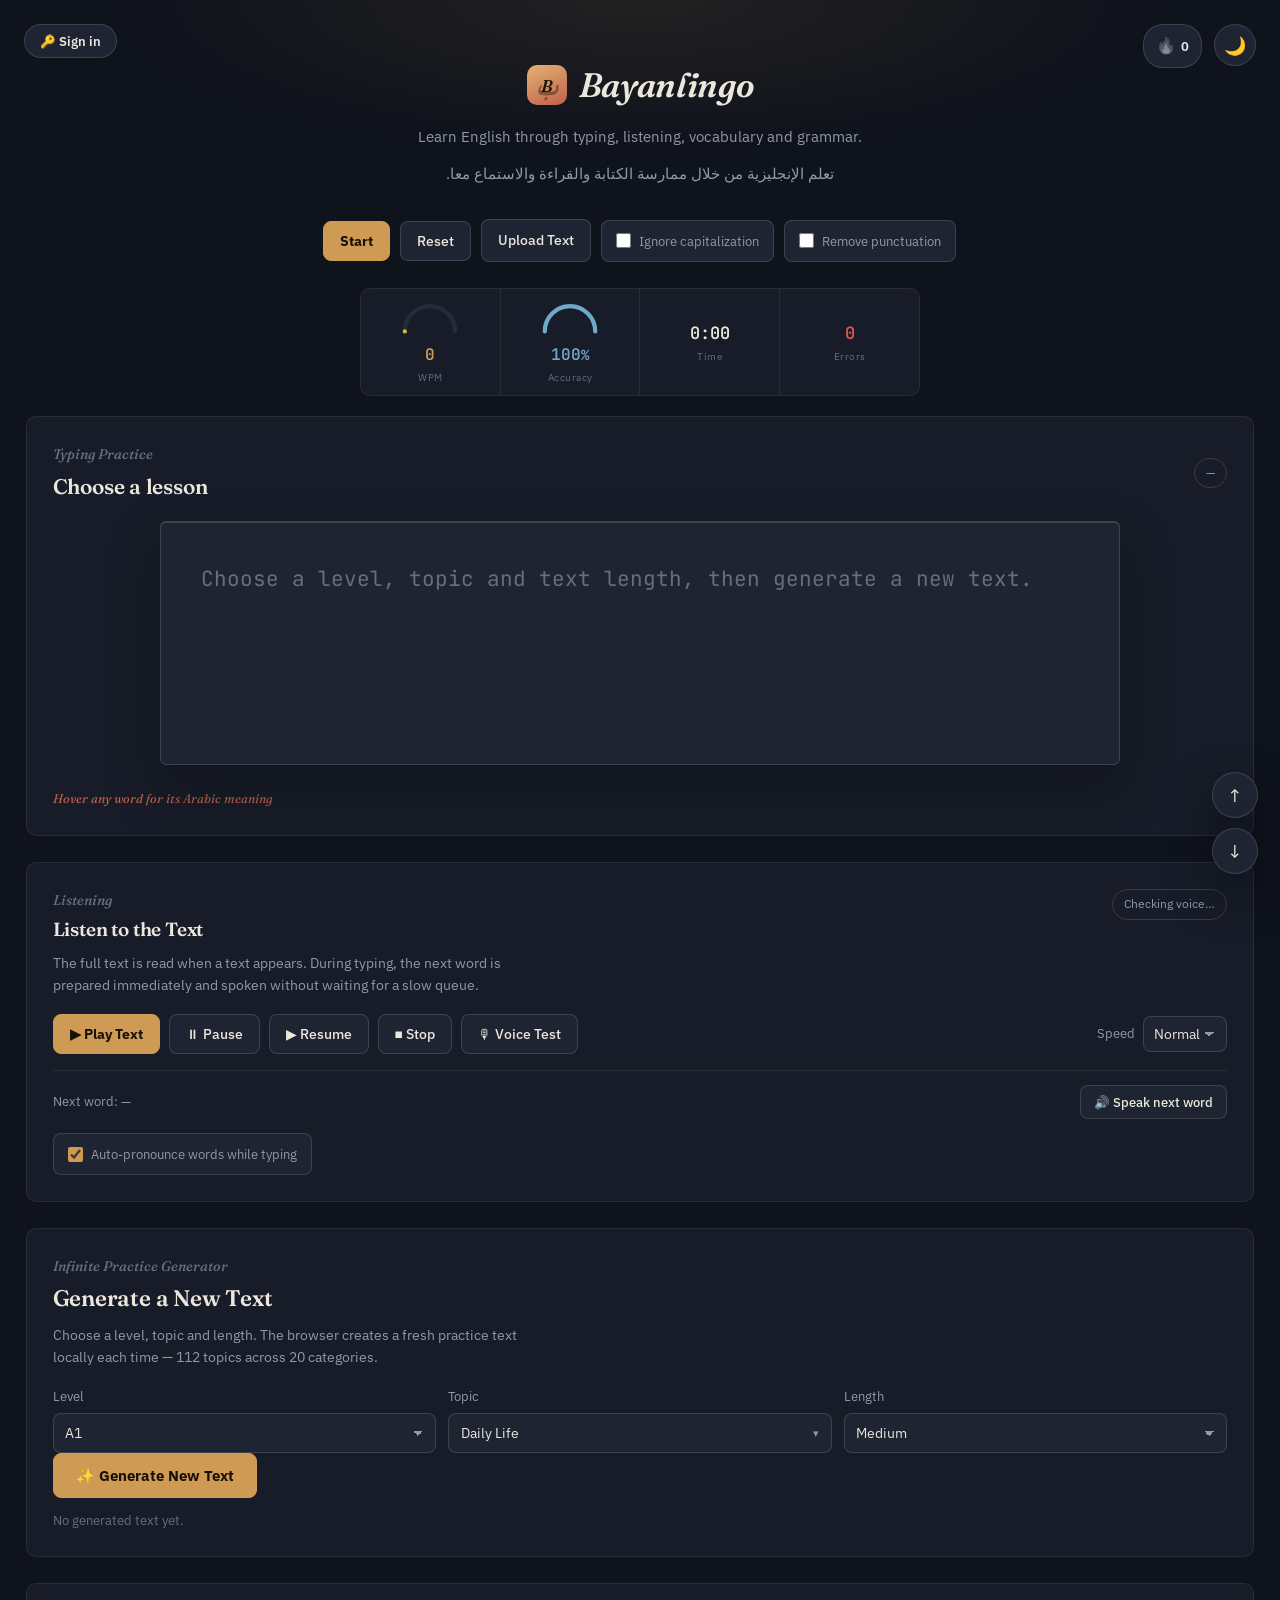
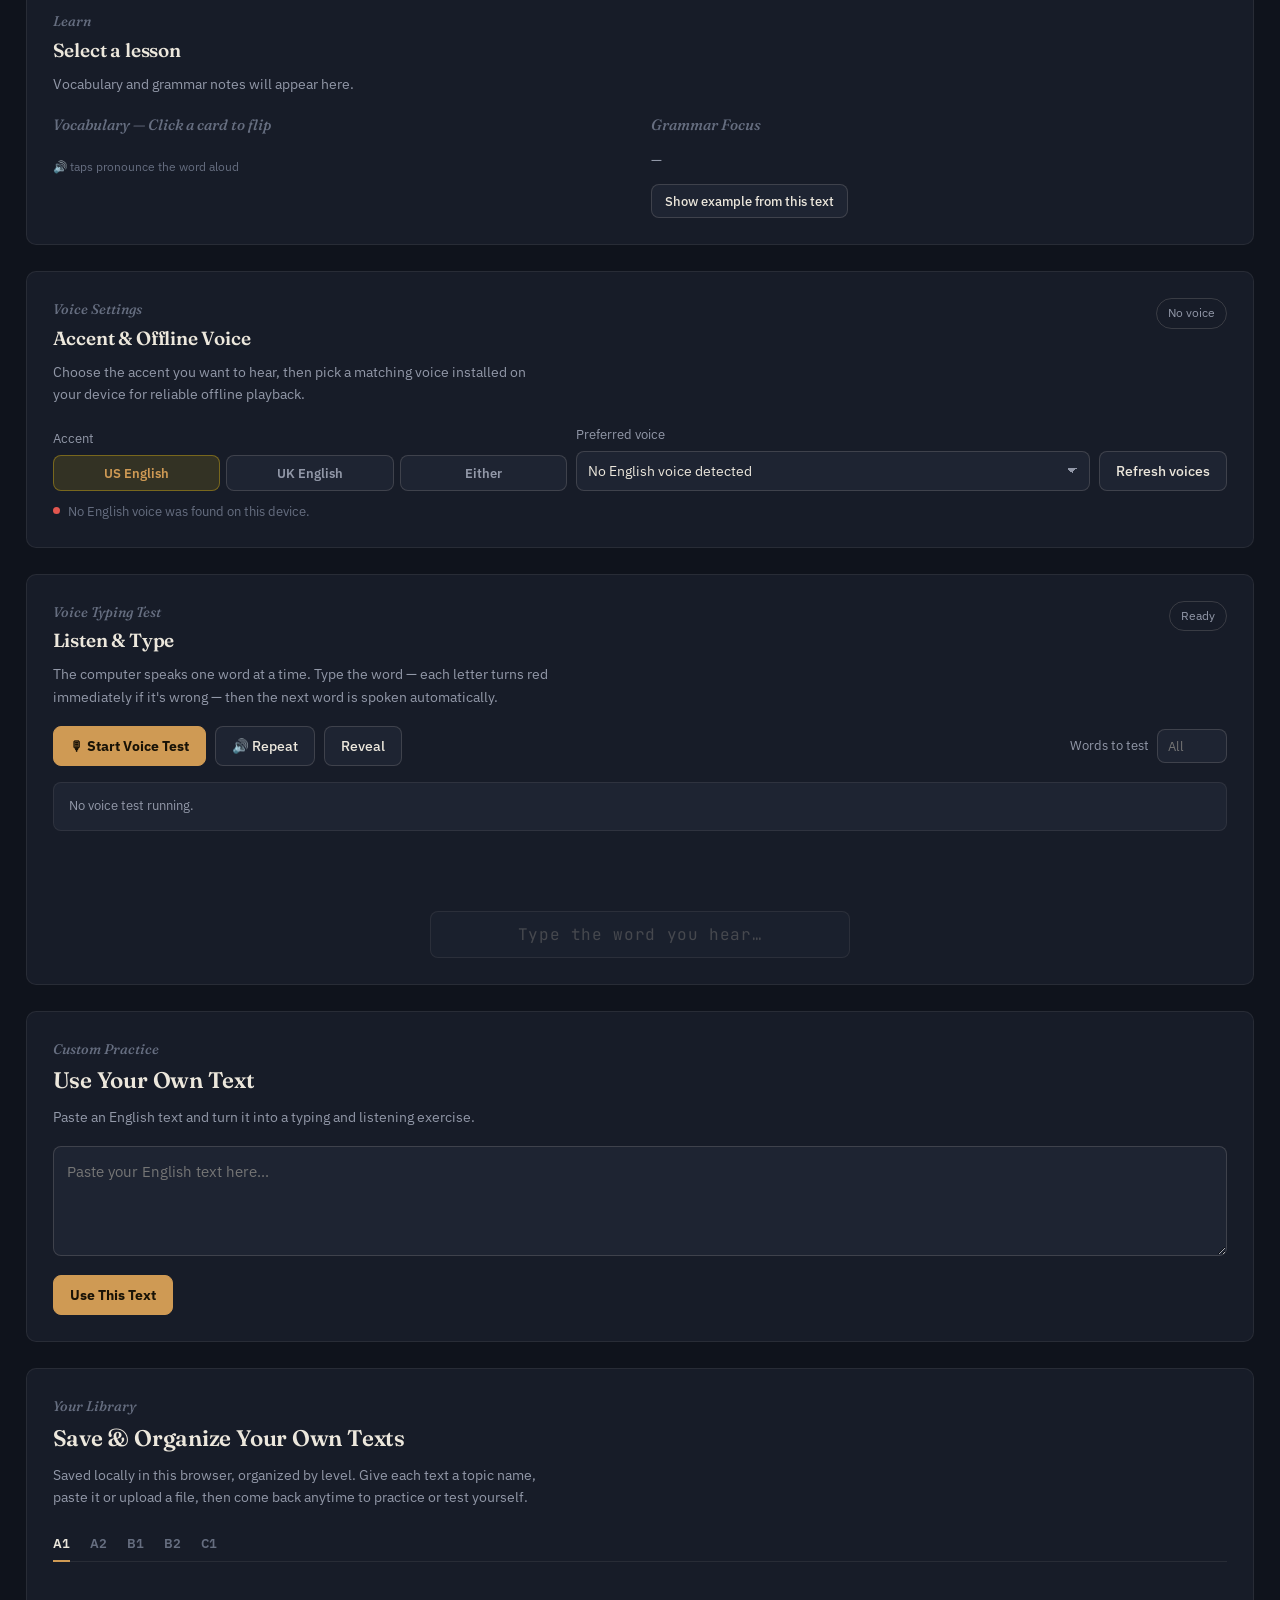
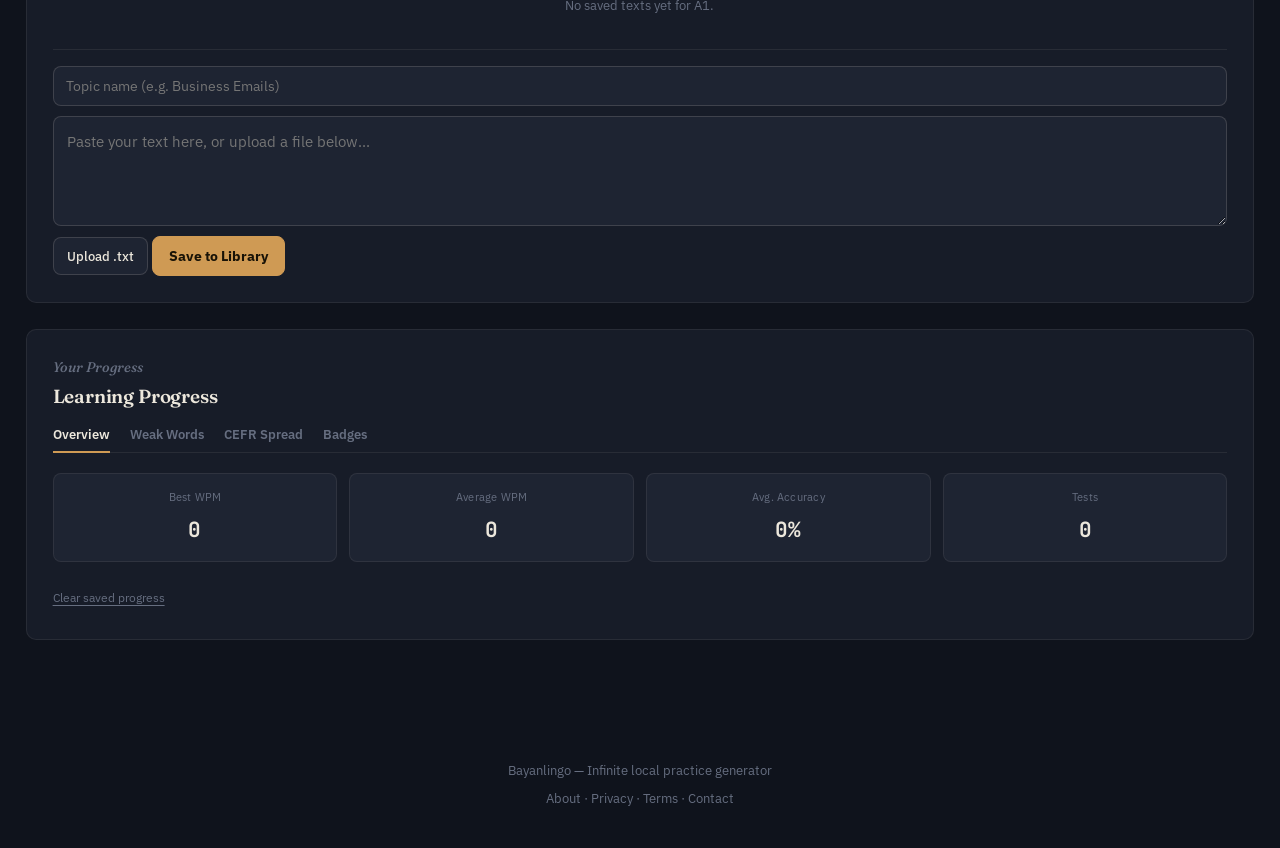
<file: index.html>
<!DOCTYPE html>
<html lang="en">
<head>
<meta charset="UTF-8">
<meta name="viewport" content="width=device-width, initial-scale=1.0, viewport-fit=cover">
<meta name="description" content="Bayanlingo: improve English reading, writing, listening, vocabulary and grammar with CEFR-based practice, voice exercises and progress tracking.">
<meta name="theme-color" content="#111827">
<meta property="og:type" content="website">
<meta property="og:title" content="Bayanlingo — Infinite English Practice">
<meta property="og:site_name" content="Bayanlingo">
<meta property="og:description" content="Improve English through typing, listening, vocabulary and grammar practice.">
<meta name="twitter:card" content="summary">
<meta name="twitter:title" content="Bayanlingo — Infinite English Practice">
<meta name="twitter:description" content="Improve English through typing, listening, vocabulary and grammar practice.">
<link rel="icon" href="favicon.svg" type="image/svg+xml">
<link rel="manifest" href="manifest.webmanifest">
<meta name="google-site-verification" content="on1cpjBUnOutAT7VMZtTZALtSvN9SVpWAAduEvNYJ7E" />
<script type="application/ld+json">
{
  "@context": "https://schema.org",
  "@type": "WebSite",
  "name": "Bayanlingo",
  "alternateName": "Bayanlingo — Infinite English Practice",
  "url": "https://typing---tryainer.bayanlingo.workers.dev"
}
</script>
<title>Bayanlingo — Infinite English Practice</title>
<link rel="preconnect" href="https://fonts.googleapis.com">
<link rel="preconnect" href="https://fonts.gstatic.com" crossorigin>
<link rel="stylesheet" href="https://fonts.googleapis.com/css2?family=Fraunces:ital,opsz,wght@0,9..144,400;0,9..144,600;1,9..144,500&family=IBM+Plex+Sans:wght@400;500;600;700&family=IBM+Plex+Sans+Arabic:wght@400;500;600&family=JetBrains+Mono:wght@400;500;600&display=swap">
<link rel="stylesheet" href="style.css">
<script>(function(){try{if(localStorage.getItem('typingTrainerThemeV1')==='light')document.documentElement.setAttribute('data-theme','light');}catch(e){}})();</script>
</head>
<body>
<header class="header">
  <div class="brand"><span class="brand-mark"><span class="mark-ar">ب</span><span class="mark-en">B</span></span>Bayanlingo</div>
  <p>Learn English through typing, listening, vocabulary and grammar.</p>
  <p class="header-ar-subtitle" dir="rtl" lang="ar">تعلم الإنجليزية من خلال ممارسة الكتابة والقراءة والاستماع معا.</p>
  <button id="themeToggle" class="theme-toggle" type="button" aria-label="Toggle light or dark appearance" title="Toggle light/dark appearance">🌙</button>
  <div class="streak-pill" id="streakPill" title="Practice on consecutive days to build your streak"><span class="flame">🔥</span><span id="streakCount">0 day streak</span></div>
  <button id="accountBtn" class="account-btn" type="button">🔑 Sign in</button>
</header>

<main class="container">
  <section class="top-controls">
    <button id="startBtn" class="button primary">Start</button>
    <button id="resetBtn" class="button">Reset</button>
    <label class="button upload-button">Upload Text<input id="fileInput" type="file" accept=".txt"></label>
    <label class="option-toggle"><input type="checkbox" id="ignoreCaseToggle">Ignore capitalization</label>
    <label class="option-toggle"><input type="checkbox" id="removePunctuationToggle">Remove punctuation</label>
  </section>

  <!-- STATS: gauges for WPM / Accuracy, digits for Time / Errors -->
  <section class="stats">
    <div class="stat-card">
      <svg class="gauge-svg" viewBox="0 0 100 60">
        <path class="gauge-track-path" d="M8,54 A42,42 0 0 1 92,54" fill="none" stroke-width="7" stroke-linecap="round"/>
        <path id="gaugeWpmArc" d="M8,54 A42,42 0 0 1 92,54" fill="none" stroke="#e2b714" stroke-width="7" stroke-linecap="round" stroke-dasharray="0 132"/>
      </svg>
      <div class="gauge-value wpm-color"><span id="wpm">0</span></div>
      <div class="gauge-label">WPM</div>
    </div>
    <div class="stat-card">
      <svg class="gauge-svg" viewBox="0 0 100 60">
        <path class="gauge-track-path" d="M8,54 A42,42 0 0 1 92,54" fill="none" stroke-width="7" stroke-linecap="round"/>
        <path id="gaugeAccArc" d="M8,54 A42,42 0 0 1 92,54" fill="none" stroke="#6fa8c9" stroke-width="7" stroke-linecap="round" stroke-dasharray="132 132"/>
      </svg>
      <div class="gauge-value acc-color"><span id="accuracy">100</span><span style="font-size:14px">%</span></div>
      <div class="gauge-label">Accuracy</div>
    </div>
    <div class="stat-card digit-card"><div class="gauge-value"><span id="time">0:00</span></div><div class="gauge-label">Time</div></div>
    <div class="stat-card digit-card errors-card"><div class="gauge-value"><span id="errors">0</span></div><div class="gauge-label">Errors</div></div>
  </section>

  <section class="panel typing-box" id="practice">
    <div class="text-toolbar">
      <div><span class="eyebrow">Typing Practice</span><h2 id="currentPracticeTitle">Choose a lesson</h2></div>
      <span id="currentLevelBadge" class="badge">—</span>
    </div>
    <div class="type-stage">
      <div id="textDisplay" class="text-display"><span class="placeholder-text">Choose a level, topic and text length, then generate a new text.</span></div>
      <div class="live-caret" id="liveCaret" style="display:none"></div>
    </div>
    <textarea id="typingInput" class="typing-input-engine" aria-hidden="true" tabindex="-1" disabled spellcheck="false" autocomplete="off"></textarea>
    <div class="typing-actions"><span class="typing-hint">Hover any word for its Arabic meaning</span></div>
  </section>

  <section class="panel">
    <div class="panel-heading">
      <div><span class="eyebrow">Listening</span><h2>Listen to the Text</h2></div>
      <span id="voiceStatus" class="status">Checking voice…</span>
    </div>
    <p class="panel-description">The full text is read when a text appears. During typing, the next word is prepared immediately and spoken without waiting for a slow queue.</p>
    <div class="audio-controls">
      <button id="playBtn" class="button primary">▶ Play Text</button>
      <button id="pauseBtn" class="button">⏸ Pause</button>
      <button id="resumeBtn" class="button">▶ Resume</button>
      <button id="stopBtn" class="button">■ Stop</button><button id="voiceTestBtn" class="button">🎙 Voice Test</button>
      <label class="speed-control">Speed
        <select id="speechRate">
          <option value="0.65">Slow</option><option value="0.85">Easy</option>
          <option value="1" selected>Normal</option><option value="1.15">Fast</option>
        </select>
      </label>
    </div>
    <div class="voice-word"><span id="nextWordLabel">Next word: —</span><button id="speakWordBtn" class="button small">🔊 Speak next word</button></div>
    <label class="option-toggle" style="margin-top:14px"><input type="checkbox" id="autoSpeakToggle" checked>Auto-pronounce words while typing</label>
  </section>

  <section class="panel generator-panel">
    <div class="section-title">
      <span class="eyebrow">Infinite Practice Generator</span>
      <h2>Generate a New Text</h2>
      <p class="panel-description">Choose a level, topic and length. The browser creates a fresh practice text locally each time — 112 topics across 20 categories.</p>
    </div>
    <div class="generator-grid">
      <label>Level
        <select id="genLevel"><option>A1</option><option>A2</option><option>B1</option><option>B2</option><option>C1</option></select>
      </label>
      <div class="field topic-field">
        <span class="field-label-text">Topic</span>
        <button type="button" id="topicTrigger" class="topic-trigger">
          <span id="topicTriggerLabel">Daily Life</span><span class="chev">▾</span>
        </button>
        <div id="topicPanel" class="topic-panel hidden">
          <div id="topicDomainList" class="topic-domain-list"></div>
        </div>
      </div>
      <label>Length
        <select id="genLength"><option value="short">Short</option><option value="medium" selected>Medium</option><option value="long">Long</option></select>
      </label>
    </div>
    <button id="generateBtn" class="button primary big">✨ Generate New Text</button>
    <div id="generatorInfo" class="generator-info">No generated text yet.</div>
  </section>

  <!-- LEARN: interactive vocabulary flip cards + interactive grammar -->
  <section class="panel learning-panel">
    <div class="panel-heading"><div><span class="eyebrow">Learn</span><h2 id="lessonTitle">Select a lesson</h2></div></div>
    <p id="lessonDescription" class="panel-description">Vocabulary and grammar notes will appear here.</p>
    <div class="learning-grid">
      <div class="learning-card">
        <h3>Vocabulary — Click a card to flip</h3>
        <div class="vocab-flip-grid" id="vocabularyList"></div>
        <p class="vocab-hint">🔊 taps pronounce the word aloud</p>
      </div>
      <div class="learning-card">
        <h3>Grammar Focus</h3>
        <p id="grammarFocus">—</p>
        <div class="grammar-toggle"><button id="grammarExampleBtn" class="button small">Show example from this text</button></div>
        <div class="grammar-example" id="grammarExample"></div>
      </div>
    </div>
  </section>

  <section class="panel">
    <div class="panel-heading"><div><span class="eyebrow">Voice Settings</span><h2>Accent &amp; Offline Voice</h2></div><span id="offlineVoiceStatus" class="status">Checking…</span></div>
    <p class="panel-description">Choose the accent you want to hear, then pick a matching voice installed on your device for reliable offline playback.</p>
    <div class="voice-setting-row">
      <label>Accent
        <div class="accent-toggle">
          <button type="button" class="accent-btn active" data-accent="us">US English</button>
          <button type="button" class="accent-btn" data-accent="gb">UK English</button>
          <button type="button" class="accent-btn" data-accent="any">Either</button>
        </div>
      </label>
      <label>Preferred voice<select id="voiceSelect"><option>Loading voices…</option></select></label>
      <button id="refreshVoicesBtn" class="button">Refresh voices</button>
    </div>
    <div id="voiceHelp" class="voice-help"><span class="dot" id="offlineVoiceDot"></span><span id="voiceHelpText">Checking for a matching offline voice…</span></div>
  </section>

  <!-- DICTATION: word-by-word audio + live per-character feedback -->
  <section class="panel dictation-panel">
    <div class="panel-heading"><div><span class="eyebrow">Voice Typing Test</span><h2>Listen &amp; Type</h2></div><span id="dictationStatus" class="status">Ready</span></div>
    <p class="panel-description">The computer speaks one word at a time. Type the word — each letter turns red immediately if it's wrong — then the next word is spoken automatically.</p>
    <div class="dictation-controls">
      <button id="startDictationBtn" class="button primary">🎙 Start Voice Test</button>
      <button id="repeatDictationBtn" class="button">🔊 Repeat</button>
      <button id="revealDictationBtn" class="button">Reveal</button>
      <label class="speed-control">Words to test
        <input type="number" id="dictWordLimit" min="1" placeholder="All" style="width:70px;background:var(--panel-2);border:1px solid var(--border-strong);color:var(--text);border-radius:8px;padding:8px 10px;font-size:12.5px">
      </label>
    </div>
    <div id="dictationProgress" class="dictation-progress">No voice test running.</div>
    <div id="dictSlots" class="dict-word-slots"></div>
    <input type="text" id="dictationInput" class="dict-visible-input" disabled spellcheck="false" autocomplete="off" placeholder="Type the word you hear…">
    <div id="dictationResult" class="dictation-result hidden"></div>
  </section>

  <section class="panel custom-section">
    <span class="eyebrow">Custom Practice</span><h2>Use Your Own Text</h2>
    <p class="panel-description">Paste an English text and turn it into a typing and listening exercise.</p>
    <textarea id="customText" class="plain" placeholder="Paste your English text here..."></textarea>
    <button id="useTextBtn" class="button primary" style="margin-top:12px">Use This Text</button>
  </section>

  <section class="panel library-panel" id="library">
    <span class="eyebrow">Your Library</span><h2>Save &amp; Organize Your Own Texts</h2>
    <p class="panel-description">Saved locally in this browser, organized by level. Give each text a topic name, paste it or upload a file, then come back anytime to practice or test yourself.</p>
    <div class="tabs" id="libraryTabs">
      <button type="button" class="tab-btn active" data-level="A1">A1</button>
      <button type="button" class="tab-btn" data-level="A2">A2</button>
      <button type="button" class="tab-btn" data-level="B1">B1</button>
      <button type="button" class="tab-btn" data-level="B2">B2</button>
      <button type="button" class="tab-btn" data-level="C1">C1</button>
    </div>
    <div id="libraryList" class="library-list"></div>
    <div class="library-add-form">
      <input type="text" id="libraryLabelInput" class="lib-input" placeholder="Topic name (e.g. Business Emails)">
      <textarea id="libraryTextInput" class="plain" placeholder="Paste your text here, or upload a file below..."></textarea>
      <div class="control-row">
        <label class="button upload-button small">Upload .txt<input id="libraryFileInput" type="file" accept=".txt"></label>
        <button id="libraryAddBtn" type="button" class="button primary">Save to Library</button>
      </div>
    </div>
  </section>

  <section class="panel progress-panel">
    <div class="panel-heading"><div><span class="eyebrow">Your Progress</span><h2>Learning Progress</h2></div></div>
    <div class="tabs">
      <button class="tab-btn active" data-tab="overview">Overview</button>
      <button class="tab-btn" data-tab="weak">Weak Words</button>
      <button class="tab-btn" data-tab="cefr">CEFR Spread</button>
      <button class="tab-btn" data-tab="badges">Badges</button>
    </div>
    <div class="tab-pane active" data-pane="overview">
      <div class="progress-summary">
        <div class="progress-stat"><span>Best WPM</span><strong id="bestWpm">0</strong></div>
        <div class="progress-stat"><span>Average WPM</span><strong id="avgWpm">0</strong></div>
        <div class="progress-stat"><span>Avg. Accuracy</span><strong id="avgAccuracy">0%</strong></div>
        <div class="progress-stat"><span>Tests</span><strong id="totalTests">0</strong></div>
      </div>
    </div>
    <div class="tab-pane" data-pane="weak">
      <div class="weak-grid" id="weakWordsGrid"><p class="empty-note">No weak words yet.</p></div>
    </div>
    <div class="tab-pane" data-pane="cefr">
      <div class="cefr-row" id="cefrRow"></div>
    </div>
    <div class="tab-pane" data-pane="badges">
      <div class="badges-grid" id="badgesGrid"></div>
    </div>
    <button id="clearProgressBtn" class="text-button">Clear saved progress</button>
  </section>

  <section id="result" class="panel result hidden">
    <span class="eyebrow">Result</span><h2>Test Complete 🎉</h2>
    <div class="result-stats">
      <div><span>WPM</span><strong id="finalWpm">0</strong></div>
      <div><span>Accuracy</span><strong id="finalAccuracy">0%</strong></div>
      <div><span>Time</span><strong id="finalTime">0:00</strong></div>
      <div><span>Errors</span><strong id="finalErrors">0</strong></div>
    </div>
    <div class="result-learning"><h3>Learning Report</h3><p id="resultLessonName">Custom text</p>
      <div class="result-columns"><div><h4>Vocabulary</h4><div class="vocab-flip-grid" id="resultVocabulary"></div></div><div><h4>Grammar Focus</h4><p id="resultGrammar"></p></div></div>
    </div>
    <div class="result-actions"><button id="restartBtn" class="button primary">Try Again</button><button id="nextLessonBtn" class="button">Generate Another</button><button id="shareResultBtn" class="button">📤 Share Result</button></div>
  </section>
</main>
<footer>
  <p>Bayanlingo — Infinite local practice generator</p>
  <p class="footer-links"><a href="about.html">About</a> · <a href="privacy.html">Privacy</a> · <a href="terms.html">Terms</a> · <a href="mailto:bayanlingo12@gmail.com">Contact</a></p>
</footer>

<div class="scroll-nav">
  <button id="scrollTopBtn" class="scroll-fab" title="Scroll to top" type="button">↑</button>
  <button id="scrollBottomBtn" class="scroll-fab" title="Scroll to bottom" type="button">↓</button>
</div>

<div id="authModalOverlay" class="auth-overlay hidden">
  <div class="auth-modal">
    <button id="authCloseBtn" class="auth-close" type="button" aria-label="Close">✕</button>
    <div class="auth-tabs">
      <button type="button" class="auth-tab active" data-mode="login">Log In</button>
      <button type="button" class="auth-tab" data-mode="signup">Sign Up</button>
    </div>
    <p class="auth-subtitle" id="authSubtitle">Log in to sync your progress across devices.</p>
    <form id="authForm">
      <label class="auth-field">Email<input type="email" id="authEmail" required autocomplete="email"></label>
      <label class="auth-field">Password<input type="password" id="authPassword" required minlength="6" autocomplete="current-password"></label>
      <div id="authError" class="auth-error hidden"></div>
      <button type="submit" class="button primary auth-submit" id="authSubmitBtn">Log In</button>
    </form>
  </div>
</div>
<div id="achievementToast" class="achievement-toast"><span class="toast-icon" id="toastIcon">🏆</span><div><span class="toast-title">Achievement unlocked</span><br><span class="toast-name" id="toastName"></span></div></div>
<script src="script.js"></script>
</body>
</html>
</file>
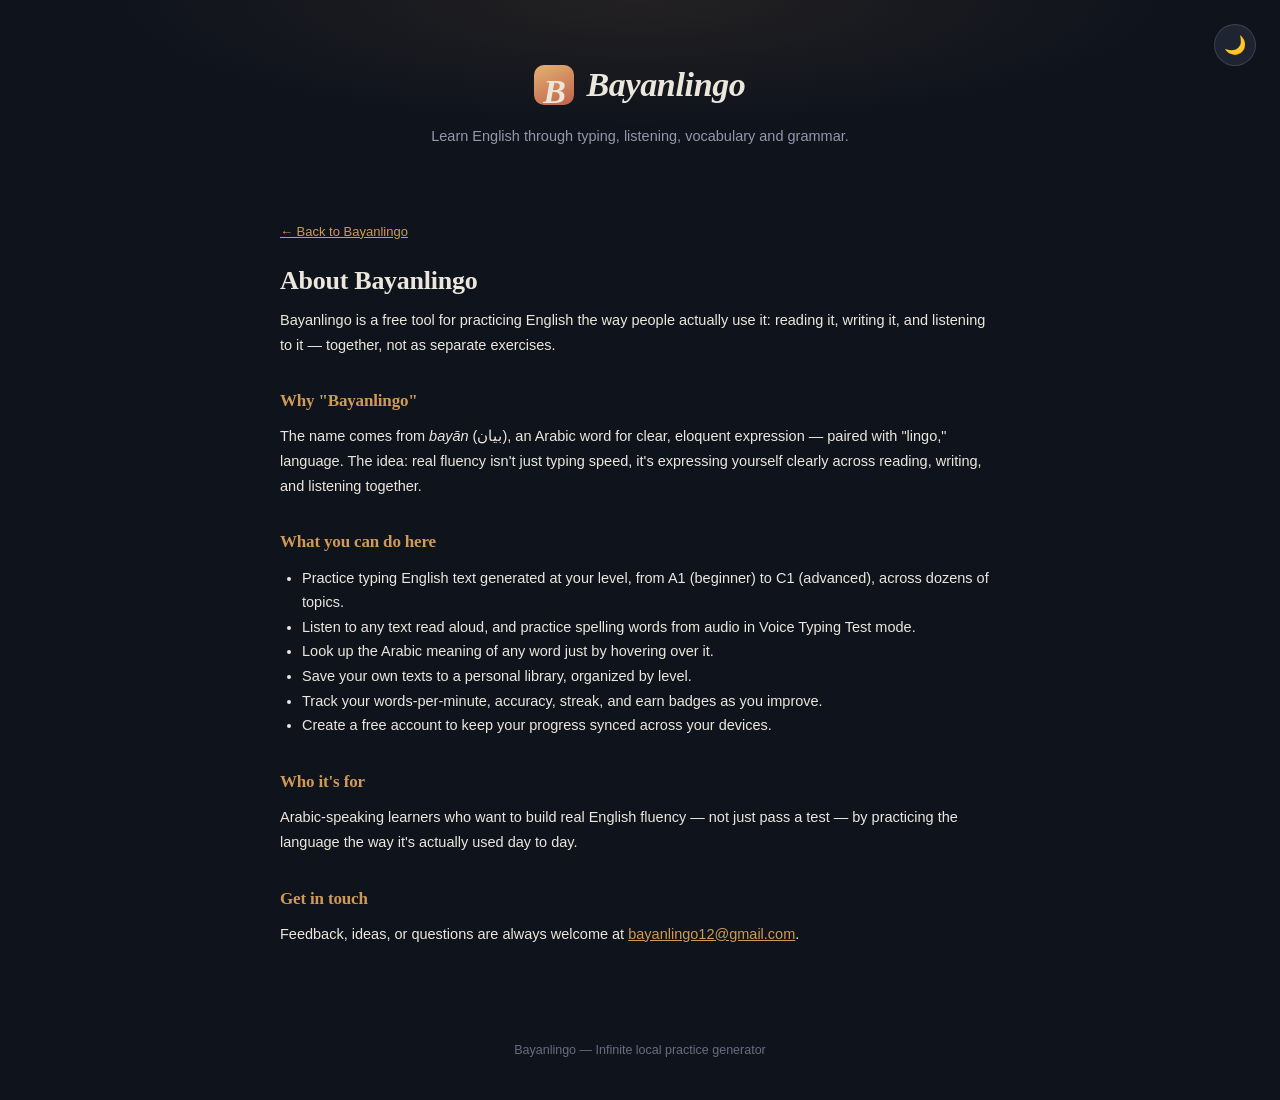
<file: about.html>
<!DOCTYPE html>
<html lang="en">
<head>
<meta charset="UTF-8">
<meta name="viewport" content="width=device-width, initial-scale=1.0, viewport-fit=cover">
<meta name="description" content="About Bayanlingo — a free English practice tool for typing, listening, vocabulary and grammar.">
<meta name="theme-color" content="#111827">
<title>About — Bayanlingo</title>
<link rel="icon" href="favicon.svg" type="image/svg+xml">
<link rel="stylesheet" href="style.css">
<script>(function(){try{if(localStorage.getItem('typingTrainerThemeV1')==='light')document.documentElement.setAttribute('data-theme','light');}catch(e){}})();</script>
<style>
.legal-page{max-width:760px;margin:0 auto;padding:36px 20px 70px}
.legal-page h1{font-size:26px;margin-bottom:6px}
.legal-page .updated{color:var(--muted-2);font-size:12.5px;margin-bottom:28px}
.legal-page h2{font-size:17px;margin:30px 0 10px;color:var(--accent)}
.legal-page p,.legal-page li{font-size:14.5px;line-height:1.7;color:var(--text)}
.legal-page ul{padding-inline-start:22px;margin:8px 0}
.legal-page a{color:var(--accent)}
.back-link{display:inline-block;margin-bottom:18px;font-size:13px;color:var(--muted-2)}
</style>
</head>
<body>
<header class="header">
  <div class="brand"><span class="brand-mark">B</span>Bayanlingo</div>
  <p>Learn English through typing, listening, vocabulary and grammar.</p>
  <button id="themeToggle" class="theme-toggle" type="button" aria-label="Toggle light or dark appearance" title="Toggle light/dark appearance">🌙</button>
</header>

<main class="legal-page">
  <a href="index.html" class="back-link">← Back to Bayanlingo</a>
  <h1>About Bayanlingo</h1>

  <p>Bayanlingo is a free tool for practicing English the way people actually use it: reading it, writing it, and listening to it — together, not as separate exercises.</p>

  <h2>Why "Bayanlingo"</h2>
  <p>The name comes from <em>bayān</em> (بيان), an Arabic word for clear, eloquent expression — paired with "lingo," language. The idea: real fluency isn't just typing speed, it's expressing yourself clearly across reading, writing, and listening together.</p>

  <h2>What you can do here</h2>
  <ul>
    <li>Practice typing English text generated at your level, from A1 (beginner) to C1 (advanced), across dozens of topics.</li>
    <li>Listen to any text read aloud, and practice spelling words from audio in Voice Typing Test mode.</li>
    <li>Look up the Arabic meaning of any word just by hovering over it.</li>
    <li>Save your own texts to a personal library, organized by level.</li>
    <li>Track your words-per-minute, accuracy, streak, and earn badges as you improve.</li>
    <li>Create a free account to keep your progress synced across your devices.</li>
  </ul>

  <h2>Who it's for</h2>
  <p>Arabic-speaking learners who want to build real English fluency — not just pass a test — by practicing the language the way it's actually used day to day.</p>

  <h2>Get in touch</h2>
  <p>Feedback, ideas, or questions are always welcome at <a href="mailto:bayanlingo12@gmail.com">bayanlingo12@gmail.com</a>.</p>
</main>

<footer><p>Bayanlingo — Infinite local practice generator</p></footer>
</body>
</html>
</file>
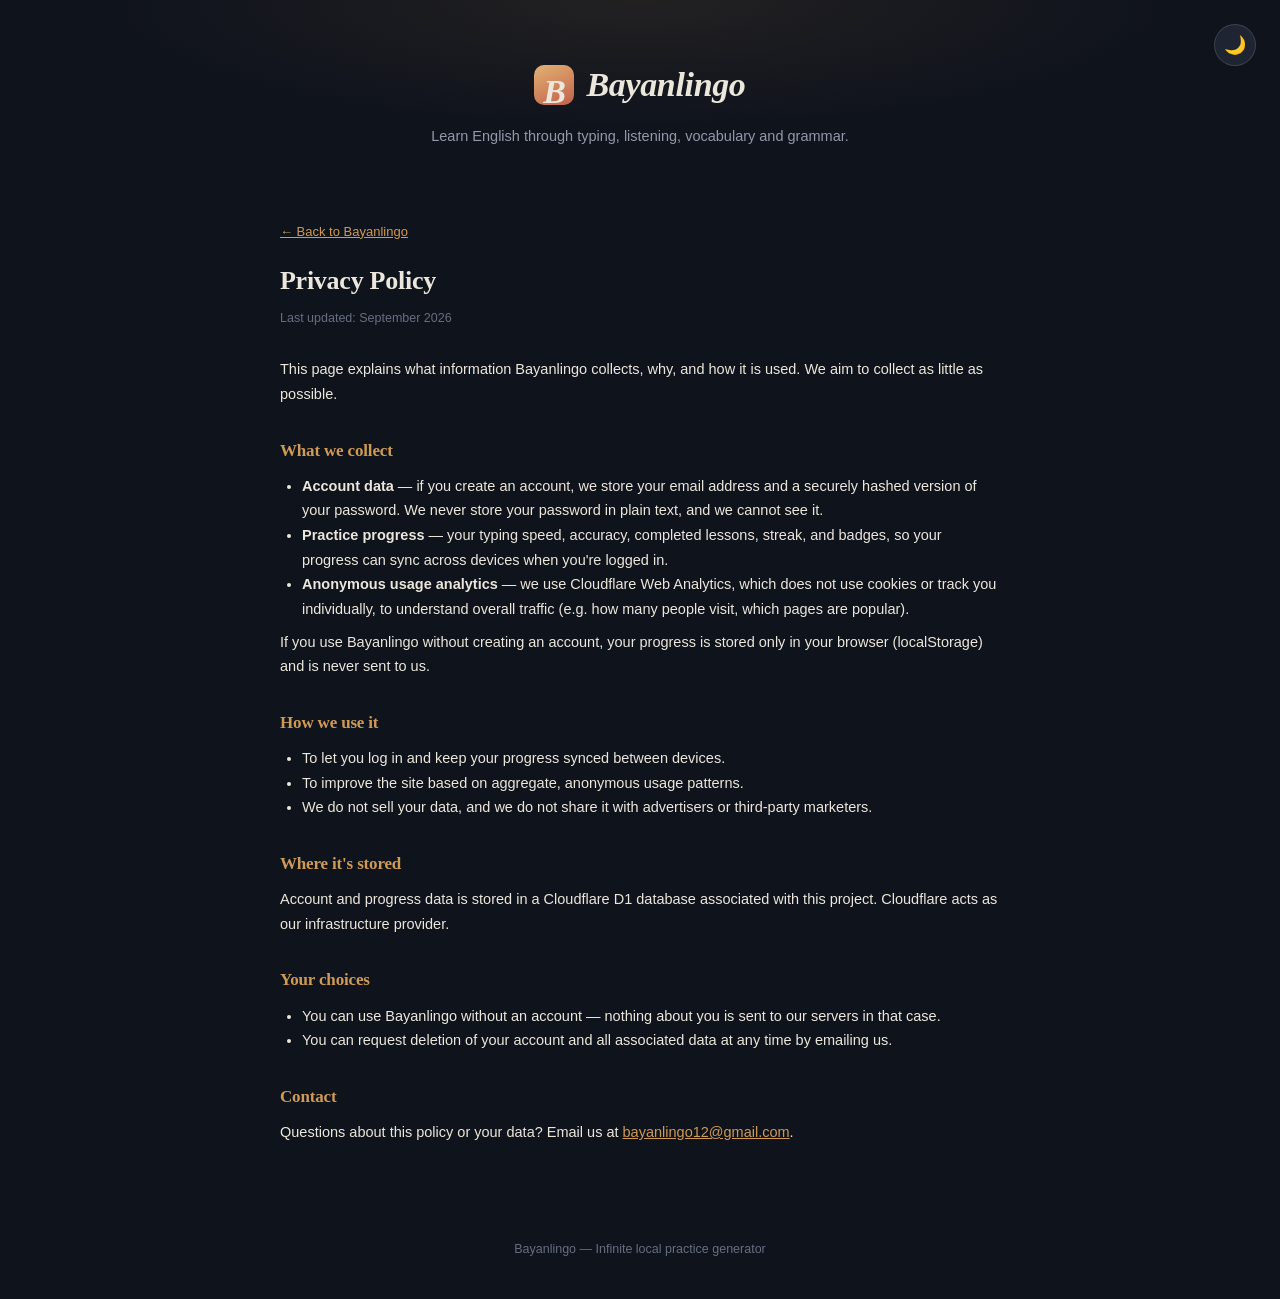
<file: privacy.html>
<!DOCTYPE html>
<html lang="en">
<head>
<meta charset="UTF-8">
<meta name="viewport" content="width=device-width, initial-scale=1.0, viewport-fit=cover">
<meta name="description" content="Bayanlingo Privacy Policy — what data we collect and how we use it.">
<meta name="theme-color" content="#111827">
<title>Privacy Policy — Bayanlingo</title>
<link rel="icon" href="favicon.svg" type="image/svg+xml">
<link rel="stylesheet" href="style.css">
<script>(function(){try{if(localStorage.getItem('typingTrainerThemeV1')==='light')document.documentElement.setAttribute('data-theme','light');}catch(e){}})();</script>
<style>
.legal-page{max-width:760px;margin:0 auto;padding:36px 20px 70px}
.legal-page h1{font-size:26px;margin-bottom:6px}
.legal-page .updated{color:var(--muted-2);font-size:12.5px;margin-bottom:28px}
.legal-page h2{font-size:17px;margin:30px 0 10px;color:var(--accent)}
.legal-page p,.legal-page li{font-size:14.5px;line-height:1.7;color:var(--text)}
.legal-page ul{padding-inline-start:22px;margin:8px 0}
.legal-page a{color:var(--accent)}
.back-link{display:inline-block;margin-bottom:18px;font-size:13px;color:var(--muted-2)}
</style>
</head>
<body>
<header class="header">
  <div class="brand"><span class="brand-mark">B</span>Bayanlingo</div>
  <p>Learn English through typing, listening, vocabulary and grammar.</p>
  <button id="themeToggle" class="theme-toggle" type="button" aria-label="Toggle light or dark appearance" title="Toggle light/dark appearance">🌙</button>
</header>

<main class="legal-page">
  <a href="index.html" class="back-link">← Back to Bayanlingo</a>
  <h1>Privacy Policy</h1>
  <p class="updated">Last updated: September 2026</p>

  <p>This page explains what information Bayanlingo collects, why, and how it is used. We aim to collect as little as possible.</p>

  <h2>What we collect</h2>
  <ul>
    <li><strong>Account data</strong> — if you create an account, we store your email address and a securely hashed version of your password. We never store your password in plain text, and we cannot see it.</li>
    <li><strong>Practice progress</strong> — your typing speed, accuracy, completed lessons, streak, and badges, so your progress can sync across devices when you're logged in.</li>
    <li><strong>Anonymous usage analytics</strong> — we use Cloudflare Web Analytics, which does not use cookies or track you individually, to understand overall traffic (e.g. how many people visit, which pages are popular).</li>
  </ul>
  <p>If you use Bayanlingo without creating an account, your progress is stored only in your browser (localStorage) and is never sent to us.</p>

  <h2>How we use it</h2>
  <ul>
    <li>To let you log in and keep your progress synced between devices.</li>
    <li>To improve the site based on aggregate, anonymous usage patterns.</li>
    <li>We do not sell your data, and we do not share it with advertisers or third-party marketers.</li>
  </ul>

  <h2>Where it's stored</h2>
  <p>Account and progress data is stored in a Cloudflare D1 database associated with this project. Cloudflare acts as our infrastructure provider.</p>

  <h2>Your choices</h2>
  <ul>
    <li>You can use Bayanlingo without an account — nothing about you is sent to our servers in that case.</li>
    <li>You can request deletion of your account and all associated data at any time by emailing us.</li>
  </ul>

  <h2>Contact</h2>
  <p>Questions about this policy or your data? Email us at <a href="mailto:bayanlingo12@gmail.com">bayanlingo12@gmail.com</a>.</p>
</main>

<footer><p>Bayanlingo — Infinite local practice generator</p></footer>
</body>
</html>
</file>
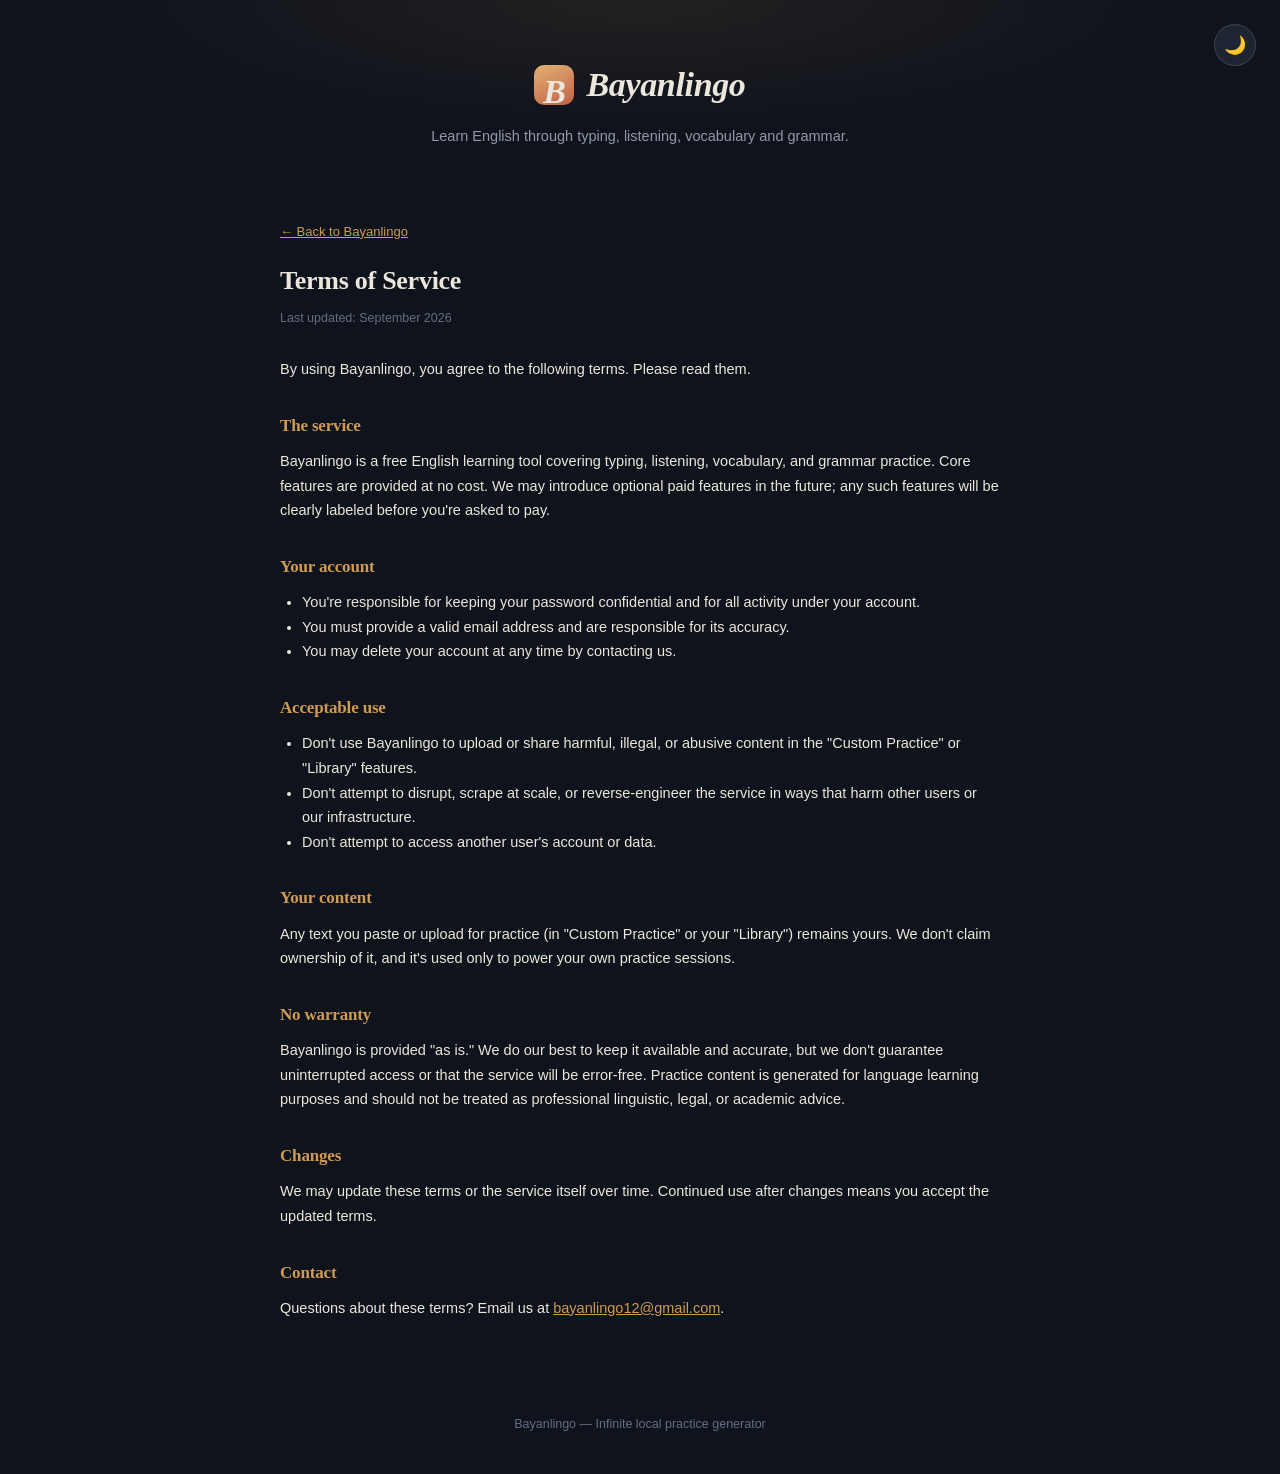
<file: terms.html>
<!DOCTYPE html>
<html lang="en">
<head>
<meta charset="UTF-8">
<meta name="viewport" content="width=device-width, initial-scale=1.0, viewport-fit=cover">
<meta name="description" content="Bayanlingo Terms of Service.">
<meta name="theme-color" content="#111827">
<title>Terms of Service — Bayanlingo</title>
<link rel="icon" href="favicon.svg" type="image/svg+xml">
<link rel="stylesheet" href="style.css">
<script>(function(){try{if(localStorage.getItem('typingTrainerThemeV1')==='light')document.documentElement.setAttribute('data-theme','light');}catch(e){}})();</script>
<style>
.legal-page{max-width:760px;margin:0 auto;padding:36px 20px 70px}
.legal-page h1{font-size:26px;margin-bottom:6px}
.legal-page .updated{color:var(--muted-2);font-size:12.5px;margin-bottom:28px}
.legal-page h2{font-size:17px;margin:30px 0 10px;color:var(--accent)}
.legal-page p,.legal-page li{font-size:14.5px;line-height:1.7;color:var(--text)}
.legal-page ul{padding-inline-start:22px;margin:8px 0}
.legal-page a{color:var(--accent)}
.back-link{display:inline-block;margin-bottom:18px;font-size:13px;color:var(--muted-2)}
</style>
</head>
<body>
<header class="header">
  <div class="brand"><span class="brand-mark">B</span>Bayanlingo</div>
  <p>Learn English through typing, listening, vocabulary and grammar.</p>
  <button id="themeToggle" class="theme-toggle" type="button" aria-label="Toggle light or dark appearance" title="Toggle light/dark appearance">🌙</button>
</header>

<main class="legal-page">
  <a href="index.html" class="back-link">← Back to Bayanlingo</a>
  <h1>Terms of Service</h1>
  <p class="updated">Last updated: September 2026</p>

  <p>By using Bayanlingo, you agree to the following terms. Please read them.</p>

  <h2>The service</h2>
  <p>Bayanlingo is a free English learning tool covering typing, listening, vocabulary, and grammar practice. Core features are provided at no cost. We may introduce optional paid features in the future; any such features will be clearly labeled before you're asked to pay.</p>

  <h2>Your account</h2>
  <ul>
    <li>You're responsible for keeping your password confidential and for all activity under your account.</li>
    <li>You must provide a valid email address and are responsible for its accuracy.</li>
    <li>You may delete your account at any time by contacting us.</li>
  </ul>

  <h2>Acceptable use</h2>
  <ul>
    <li>Don't use Bayanlingo to upload or share harmful, illegal, or abusive content in the "Custom Practice" or "Library" features.</li>
    <li>Don't attempt to disrupt, scrape at scale, or reverse-engineer the service in ways that harm other users or our infrastructure.</li>
    <li>Don't attempt to access another user's account or data.</li>
  </ul>

  <h2>Your content</h2>
  <p>Any text you paste or upload for practice (in "Custom Practice" or your "Library") remains yours. We don't claim ownership of it, and it's used only to power your own practice sessions.</p>

  <h2>No warranty</h2>
  <p>Bayanlingo is provided "as is." We do our best to keep it available and accurate, but we don't guarantee uninterrupted access or that the service will be error-free. Practice content is generated for language learning purposes and should not be treated as professional linguistic, legal, or academic advice.</p>

  <h2>Changes</h2>
  <p>We may update these terms or the service itself over time. Continued use after changes means you accept the updated terms.</p>

  <h2>Contact</h2>
  <p>Questions about these terms? Email us at <a href="mailto:bayanlingo12@gmail.com">bayanlingo12@gmail.com</a>.</p>
</main>

<footer><p>Bayanlingo — Infinite local practice generator</p></footer>
</body>
</html>
</file>
<file: style.css>
:root{
  /* Ink-of-night base: blue-black, not neutral gray-black */
  --bg:#0f131c;
  --panel:#171c28;
  --panel-2:#1e2432;
  --border:rgba(233,225,210,.08);
  --border-strong:rgba(233,225,210,.16);
  --text:#ece7dc;
  --muted:#9298a8;
  --muted-2:#666e80;
  /* English/primary actions: warm copper-amber (not coin-gold) */
  --accent:#cf9a54;
  --accent-hi:#e3b273;
  --accent-dim:#8a6a3c;
  /* Arabic-related elements: muted terracotta/ink-red */
  --arabic:#c1614a;
  --arabic-hi:#d97c62;
  --arabic-dim:#7d3f30;
  --danger:#e2564f;
  --success:#5fae7c;
  --info:#6fa8c9;
  --hover-tint:rgba(233,225,210,.045);
  --gauge-track:#242b3a;
  --radius:10px;
  --font-display:"Fraunces",Georgia,serif;
  --font-ui:"IBM Plex Sans",-apple-system,BlinkMacSystemFont,"Segoe UI",sans-serif;
  --font-mono:"JetBrains Mono",ui-monospace,"SF Mono",Consolas,monospace;
  --shadow:0 20px 44px rgba(6,8,14,.5);
}
html[data-theme="light"]{
  --bg:#f7f3ea;
  --panel:#fffdf9;
  --panel-2:#f1ebdf;
  --border:rgba(35,28,18,.09);
  --border-strong:rgba(35,28,18,.17);
  --text:#221d15;
  --muted:#5a5142;
  --muted-2:#7a7161;
  --accent:#9c6b2e;
  --accent-hi:#7f5623;
  --accent-dim:#9c6b2e;
  --arabic:#a8462f;
  --arabic-hi:#8c3924;
  --arabic-dim:#a8462f;
  --danger:#b3392f;
  --success:#3c8a5c;
  --info:#2670a3;
  --hover-tint:rgba(35,28,18,.045);
  --gauge-track:#e9e0cd;
  --shadow:0 16px 36px rgba(40,30,15,.14);
}
*{box-sizing:border-box;margin:0;padding:0}
html{scroll-behavior:smooth}
@media (prefers-reduced-motion:reduce){html{scroll-behavior:auto}*{animation-duration:.001ms!important;transition-duration:.001ms!important}}
body{background:var(--bg);color:var(--text);font-family:var(--font-ui);font-size:15px;line-height:1.6;-webkit-font-smoothing:antialiased;transition:background-color .2s,color .2s}
h1,h2,h3,h4{font-family:var(--font-display);font-weight:600;letter-spacing:-.01em}
.panel,.stat-card,.type-stage,select,textarea.plain,.dict-visible-input,.lib-input,.library-item{transition:background-color .2s,border-color .2s,color .2s}
button,input,select,textarea{font-family:inherit;font-size:inherit;color:inherit}
button{cursor:pointer;-webkit-tap-highlight-color:transparent}
:focus-visible{outline:2px solid var(--accent);outline-offset:2px}
::selection{background:var(--accent);color:#171203}
::-webkit-scrollbar{width:10px;height:10px}
::-webkit-scrollbar-track{background:var(--panel)}
::-webkit-scrollbar-thumb{background:#454b56;border-radius:6px}
::-webkit-scrollbar-thumb:hover{background:#565d69}

.container{width:96%;max-width:1500px;margin:0 auto}
.header{text-align:center;padding:58px 20px 34px;position:relative}
.header::before{content:'';position:absolute;inset:0;background:radial-gradient(60% 100% at 50% 0%,rgba(207,154,84,.10),transparent 70%);pointer-events:none}
.brand{position:relative;display:inline-flex;align-items:center;gap:12px;font-family:var(--font-display);font-size:34px;font-weight:600;letter-spacing:-.01em;font-style:italic}
.brand-mark{position:relative;width:40px;height:40px;border-radius:10px;background:linear-gradient(155deg,var(--accent-hi),var(--arabic));overflow:visible}
.brand-mark .mark-ar{position:absolute;inset:0;display:flex;align-items:center;justify-content:center;font-family:"IBM Plex Sans Arabic","IBM Plex Sans",sans-serif;font-size:25px;font-weight:600;color:rgba(24,18,6,.4);line-height:1;padding-top:3px}
.brand-mark .mark-en{position:absolute;inset:0;display:flex;align-items:center;justify-content:center;font-family:var(--font-display);font-weight:600;color:#181206;font-size:17px}
.header p{color:var(--muted);margin-top:13px;font-size:14.5px;position:relative;font-family:var(--font-ui)}
.header-ar-subtitle{color:var(--arabic);margin-top:5px;font-size:13.5px;position:relative;font-family:"IBM Plex Sans Arabic","IBM Plex Sans",var(--font-ui)}
.theme-toggle{
  position:absolute;top:24px;right:24px;width:42px;height:42px;border-radius:50%;
  background:var(--panel-2);border:1px solid var(--border-strong);color:var(--text);
  font-size:18px;display:flex;align-items:center;justify-content:center;
  transition:transform .1s ease,border-color .15s;
}
.theme-toggle:hover{border-color:var(--accent-dim)}
.theme-toggle:active{transform:scale(.92)}

main{padding-bottom:70px}
section{margin-bottom:26px}
.eyebrow{display:block;color:var(--muted-2);font-family:var(--font-display);font-style:italic;font-weight:500;font-size:14px;letter-spacing:0;text-transform:none;margin-bottom:2px}
.panel{background:var(--panel);border:1px solid var(--border);border-radius:var(--radius);padding:26px;box-shadow:none}
.panel-heading{display:flex;justify-content:space-between;align-items:flex-start;gap:14px;flex-wrap:wrap;margin-bottom:6px}
.panel-heading h2{font-size:19px;font-weight:600}
.panel-description{color:var(--muted);font-size:13.5px;line-height:1.65;margin:8px 0 18px;max-width:62ch}
.status,.badge{border:1px solid var(--border-strong);color:var(--muted);border-radius:20px;padding:5px 11px;font-size:11.5px;white-space:nowrap}
.status.live{color:var(--accent);border-color:rgba(226,183,20,.4)}

/* ---------- Buttons (with press feedback) ---------- */
.button{
  background:var(--panel-2);color:var(--text);border:1px solid var(--border-strong);
  padding:10px 16px;border-radius:8px;font-size:13.5px;font-weight:500;
  display:inline-flex;align-items:center;gap:7px;
  transition:transform .1s ease,border-color .15s,background-color .12s,box-shadow .12s;
  user-select:none;
}
.button:hover{border-color:var(--accent-dim)}
.button:active,.button.is-pressed{
  transform:translateY(1px) scale(.97);
  background:var(--accent-dim);
  color:#fff;
  box-shadow:inset 0 2px 6px rgba(0,0,0,.35);
}
.button.primary{background:var(--accent);color:#181206;border-color:var(--accent);font-weight:700}
.button.primary:hover{filter:brightness(1.05)}
.button.primary:active,.button.primary.is-pressed{background:var(--accent-hi);color:#181206;transform:translateY(1px) scale(.97);box-shadow:inset 0 2px 6px rgba(0,0,0,.25)}
.button.small{padding:8px 13px;font-size:12.5px}
.button.big{font-size:15px;padding:12px 22px}
.button[disabled]{opacity:.4;cursor:not-allowed;transform:none!important;box-shadow:none!important}
.upload-button{position:relative;overflow:hidden;display:inline-flex}
.upload-button input{position:absolute;inset:0;opacity:0;cursor:pointer}
.top-controls{display:flex;justify-content:center;align-items:center;gap:10px;flex-wrap:wrap;margin-bottom:26px}
.option-toggle{display:inline-flex;align-items:center;gap:8px;background:var(--panel-2);border:1px solid var(--border-strong);border-radius:8px;padding:10px 14px;font-size:12.5px;color:var(--muted);cursor:pointer;user-select:none;transition:border-color .15s,color .15s}
.option-toggle:hover{border-color:var(--accent-dim);color:var(--text)}
.option-toggle input{accent-color:var(--accent);width:15px;height:15px;cursor:pointer}

/* ---------- Stats: slim inline bar instead of four matching cards ---------- */
.stats{display:flex;align-items:stretch;justify-content:center;gap:0;margin:0 auto 20px;max-width:560px;background:var(--panel);border:1px solid var(--border);border-radius:var(--radius);overflow:hidden}
.stat-card{flex:1;background:none;border:none;border-right:1px solid var(--border);padding:10px 8px;text-align:center}
.stat-card:last-child{border-right:none}
.gauge-svg{width:100%;max-width:62px;height:36px;margin:0 auto}
.gauge-track-path{stroke:var(--gauge-track)}
.gauge-value{font-family:var(--font-mono);font-size:16px;font-weight:600;color:var(--text);margin-top:0}
.gauge-value.wpm-color{color:var(--accent)}
.gauge-value.acc-color{color:var(--info)}
.gauge-label{font-family:var(--font-ui);font-size:9.5px;letter-spacing:.05em;text-transform:none;color:var(--muted-2);margin-top:2px}
.digit-card{display:flex;flex-direction:column;justify-content:center;min-height:auto}
.digit-card .gauge-value{font-size:17px}
.digit-card.errors-card .gauge-value{color:var(--danger)}

/* ---------- Typing surface: the hero of the page, like a page of manuscript ---------- */
.typing-box{position:relative}
.text-toolbar{display:flex;justify-content:space-between;align-items:center;gap:15px;margin-bottom:6px}
.text-toolbar h2{margin-top:4px;font-size:21px}
.type-stage{position:relative;margin:18px auto 24px;max-width:960px;padding:36px 40px;background:var(--panel-2);border:1px solid var(--border-strong);border-radius:6px;overflow:hidden;transition:border-color .15s;box-shadow:0 1px 0 var(--border-strong) inset,0 24px 50px rgba(6,8,14,.35)}
.type-stage:focus-within{border-color:var(--accent-dim)}
.text-display{
  font-family:var(--font-mono);font-size:21px;line-height:2;position:relative;
  color:var(--muted-2);min-height:170px;max-height:260px;overflow-y:auto;
  white-space:pre-wrap;word-wrap:break-word;cursor:text;
}
.char{transition:color .05s linear}
.char.correct{color:var(--text)}
.char.incorrect{color:var(--danger)}
.char.incorrect.space-error{background:rgba(239,74,85,.22);border-radius:2px}
.practice-word{cursor:help;border-radius:3px;border-bottom:1px dotted var(--arabic-dim)}
.practice-word:hover{background:var(--hover-tint);border-bottom-color:var(--arabic)}
.practice-word.speaking-now{background:rgba(207,154,84,.18);border-bottom-color:var(--accent);box-shadow:0 0 0 1px var(--accent-dim) inset}
.placeholder-text{color:var(--muted-2)}
.live-caret{
  position:absolute;top:0;left:0;width:2px;background:var(--accent);border-radius:2px;
  box-shadow:0 0 7px rgba(226,183,20,.65);
  transition:transform .08s cubic-bezier(.4,0,.2,1),height .08s;
  animation:caretPulse 1s ease-in-out infinite;pointer-events:none;
  will-change:transform;
}
@keyframes caretPulse{0%,55%{opacity:1}75%,100%{opacity:.25}}
.typing-input-engine{position:fixed!important;left:0!important;top:0!important;width:1px!important;height:1px!important;opacity:0!important;padding:0!important;margin:0!important;border:0!important;z-index:-1!important;pointer-events:none!important}
.typing-actions{display:flex;justify-content:space-between;align-items:center;gap:10px;flex-wrap:wrap}
.typing-hint{color:var(--arabic);font-size:12.5px;font-style:italic;font-family:var(--font-display)}

/* ---------- Generator ---------- */
.generator-grid{display:grid;grid-template-columns:repeat(3,1fr);gap:12px;margin-top:16px}
.generator-grid label,.generator-grid .field{display:flex;flex-direction:column;gap:7px;color:var(--muted);font-size:12.5px}
select{width:100%;background:var(--panel-2);color:var(--text);border:1px solid var(--border-strong);border-radius:8px;padding:10px 11px;font-size:13.5px;appearance:none;background-image:linear-gradient(45deg,transparent 50%,var(--muted) 50%),linear-gradient(135deg,var(--muted) 50%,transparent 50%);background-position:calc(100% - 17px) center,calc(100% - 12px) center;background-size:5px 5px;background-repeat:no-repeat}
select optgroup{font-weight:700;color:var(--accent);font-style:normal}
select option{color:var(--text);font-weight:400}
.generator-info{margin-top:12px;color:var(--muted-2);font-size:12.5px}

/* Topic picker: domains visible, click opens subtopics in a distinct color */
.topic-field{position:relative}
.field-label-text{color:var(--muted);font-size:12.5px}
.topic-trigger{width:100%;display:flex;justify-content:space-between;align-items:center;background:var(--panel-2);border:1px solid var(--border-strong);border-radius:8px;padding:10px 12px;font-size:13.5px;color:var(--text);text-align:left}
.topic-trigger .chev{color:var(--muted);font-size:11px}
.topic-panel{position:absolute;top:calc(100% + 6px);left:0;right:0;z-index:60;background:var(--panel);border:1px solid var(--border-strong);border-radius:10px;box-shadow:var(--shadow);max-height:360px;overflow-y:auto;padding:8px}
.topic-panel.hidden{display:none}
.topic-domain-group{border-bottom:1px solid var(--border)}
.topic-domain-group:last-child{border-bottom:0}
.topic-domain-head{width:100%;display:flex;justify-content:space-between;align-items:center;background:transparent;border:0;color:var(--accent);font-weight:700;font-size:13px;padding:10px 8px;text-align:left;transition:transform .1s ease}
.topic-domain-head:hover{background:rgba(226,183,20,.08);border-radius:6px}
.topic-domain-head:active{transform:scale(.98)}
.topic-domain-head .chev{transition:transform .15s;color:var(--accent)}
.topic-domain-head.open .chev{transform:rotate(180deg)}
.topic-sub-list{display:flex;flex-wrap:wrap;gap:6px;padding:2px 8px 12px}
.topic-sub-list.hidden{display:none}
.topic-sub-chip{background:rgba(111,168,201,.14);border:1px solid rgba(111,168,201,.35);color:var(--info);padding:6px 12px;border-radius:20px;font-size:12px;font-weight:500;transition:transform .1s ease,background-color .1s}
.topic-sub-chip:hover{background:rgba(111,168,201,.26)}
.topic-sub-chip:active{transform:scale(.93)}
.topic-sub-chip.active{background:var(--info);color:#0d1b22;border-color:var(--info);font-weight:700}

textarea.plain{width:100%;background:var(--panel-2);border:1px solid var(--border-strong);color:var(--text);border-radius:8px;padding:13px;font-family:var(--font-ui);font-size:14.5px;line-height:1.6;resize:vertical;min-height:110px}
textarea.plain:focus{border-color:var(--accent-dim)}

/* ---------- Listening ---------- */
.audio-controls{display:flex;flex-wrap:wrap;gap:9px;align-items:center}
.speed-control{display:inline-flex;align-items:center;gap:8px;color:var(--muted);font-size:13px;margin-left:auto}
.speed-control select{width:auto;padding:8px 26px 8px 10px}
.voice-word{display:flex;justify-content:space-between;align-items:center;margin-top:16px;padding-top:14px;border-top:1px solid var(--border);color:var(--muted);font-size:13px}
.voice-setting-row{display:flex;gap:9px;margin-top:14px;align-items:flex-end;flex-wrap:wrap}
.voice-setting-row label{display:flex;flex-direction:column;gap:7px;color:var(--muted);font-size:12.5px;flex:1;min-width:180px}
.voice-help{margin-top:10px;color:var(--muted-2);font-size:12.5px;display:flex;align-items:center;gap:8px}
.voice-help .dot{width:7px;height:7px;border-radius:50%;background:var(--muted-2);flex:0 0 auto}
.voice-help .dot.ok{background:var(--success)}
.voice-help .dot.warn{background:var(--danger)}
.accent-toggle{display:flex;gap:6px}
.accent-btn{flex:1;background:var(--panel-2);border:1px solid var(--border-strong);color:var(--muted);padding:9px 10px;border-radius:8px;font-size:12.5px;font-weight:600;text-align:center}
.accent-btn.active{background:rgba(226,183,20,.14);color:var(--accent);border-color:rgba(226,183,20,.4)}

/* ---------- Learn / vocabulary interactive ---------- */
.learning-grid{display:grid;grid-template-columns:1fr 1fr;gap:22px}
.learning-card h3{font-family:var(--font-display);font-style:italic;font-size:15px;letter-spacing:0;text-transform:none;color:var(--muted-2);margin-bottom:12px;font-weight:500}
.vocab-flip-grid{display:grid;grid-template-columns:repeat(2,1fr);gap:8px}
.vocab-flip{
  position:relative;background:var(--panel-2);border:1px solid var(--border);border-radius:8px;
  padding:11px 12px;cursor:pointer;transition:border-color .15s,background .15s;
}
.vocab-flip:hover{border-color:var(--accent-dim)}
.vocab-flip .en{font-family:var(--font-mono);font-size:13.5px;color:var(--text);display:block}
.vocab-flip .ar{direction:rtl;font-size:13px;color:var(--accent);margin-top:5px;display:none}
.vocab-flip.flipped .en{display:none}
.vocab-flip.flipped .ar{display:block}
.vocab-flip .say-btn{position:absolute;top:8px;right:8px;background:none;border:0;color:var(--muted-2);font-size:12px;padding:2px}
.vocab-flip .say-btn:hover{color:var(--accent)}
.vocab-hint{color:var(--muted-2);font-size:11.5px;margin-top:9px}
#grammarFocus,#resultGrammar{color:var(--muted);line-height:1.7;font-size:13.5px}
.grammar-toggle{margin-top:12px}
.grammar-example{
  margin-top:12px;padding:12px 14px;background:var(--panel-2);border:1px solid var(--border);
  border-radius:8px;font-family:var(--font-mono);font-size:13.5px;color:var(--accent);display:none;
}
.grammar-example.shown{display:block}

/* ---------- Dictation (word by word, live char feedback) ---------- */
.dictation-controls{display:flex;flex-wrap:wrap;gap:9px}
.dictation-progress{background:var(--panel-2);border:1px solid var(--border);border-radius:8px;padding:13px 15px;color:var(--muted);font-size:13px;margin-top:16px}
.dict-word-slots{display:flex;justify-content:center;gap:6px;flex-wrap:wrap;margin:18px 0;min-height:44px}
.dict-slot{
  width:30px;height:38px;border-bottom:2px solid var(--border-strong);
  display:flex;align-items:center;justify-content:center;
  font-family:var(--font-mono);font-size:19px;color:var(--muted-2);
}
.dict-slot.correct{color:var(--text);border-color:var(--success)}
.dict-slot.incorrect{color:var(--danger);border-color:var(--danger)}
.dict-slot.current{border-color:var(--accent)}
.dictation-result{margin-top:14px;padding:14px 15px;background:var(--panel-2);border-radius:8px;border:1px solid var(--border);font-size:13.5px;color:var(--muted);line-height:1.7}
.dictation-result strong{color:var(--accent)}
.dict-visible-input{
  display:block;width:100%;max-width:420px;margin:14px auto 0;text-align:center;
  background:var(--panel-2);border:1px solid var(--border-strong);color:var(--text);
  border-radius:8px;padding:12px 14px;font-family:var(--font-mono);font-size:16px;letter-spacing:.04em;
}
.dict-visible-input:focus{border-color:var(--accent-dim)}
.dict-visible-input[disabled]{opacity:.5}

/* ---------- Progress ledger ---------- */
.tabs{display:flex;gap:20px;border-bottom:1px solid var(--border);margin:4px 0 20px}
.tab-btn{background:none;border:0;color:var(--muted-2);padding:9px 0;font-size:13px;font-weight:600;position:relative}
.tab-btn::after{content:'';position:absolute;left:0;right:0;bottom:-1px;height:2px;background:transparent}
.tab-btn.active{color:var(--text)}
.tab-btn.active::after{background:var(--accent)}
.tab-pane{display:none}
.tab-pane.active{display:block}
.progress-summary{display:grid;grid-template-columns:repeat(4,1fr);gap:12px;margin-bottom:20px}
.progress-stat{background:var(--panel-2);border:1px solid var(--border);border-radius:8px;padding:15px;text-align:center}
.progress-stat span{display:block;font-size:11px;color:var(--muted-2);font-family:var(--font-ui);letter-spacing:.02em;text-transform:none;margin-bottom:6px}
.progress-stat strong{font-family:var(--font-mono);font-size:21px;color:var(--text)}
.weak-grid{display:grid;grid-template-columns:repeat(3,1fr);gap:9px}
.weak-item{background:var(--panel-2);border:1px solid var(--border);border-radius:8px;padding:11px 13px}
.weak-item strong{font-family:var(--font-mono);font-size:13.5px}
.weak-item small{display:block;color:var(--danger);font-size:11px;margin-top:3px}
.empty-note{color:var(--muted-2);font-size:13px;text-align:center;padding:14px 0}
.cefr-row{display:grid;grid-template-columns:repeat(5,1fr);gap:10px}
.cefr-item{background:var(--panel-2);border:1px solid var(--border);border-radius:8px;padding:13px;text-align:center}
.cefr-item strong{font-family:var(--font-mono);font-size:15px}
.cefr-track{height:5px;background:var(--panel);border-radius:6px;margin-top:9px;overflow:hidden}
.cefr-fill{height:100%;background:var(--accent)}
.cefr-item small{display:block;margin-top:7px;color:var(--muted-2);font-size:10.5px}
.text-button{background:none;border:0;color:var(--muted-2);padding:8px 0;font-size:12px;text-decoration:underline;text-underline-offset:3px;cursor:pointer}
.text-button:hover{color:var(--danger)}
.button.danger{color:var(--danger);border-color:rgba(239,74,85,.35)}
.button.danger:hover{background:rgba(239,74,85,.12)}

/* ---------- Personal text library ---------- */
.library-list{display:flex;flex-direction:column;gap:8px;margin-bottom:18px}
.library-item{display:flex;justify-content:space-between;align-items:center;gap:12px;background:var(--panel-2);border:1px solid var(--border);border-radius:8px;padding:12px 14px;flex-wrap:wrap}
.library-item strong{display:block;font-size:13.5px;color:var(--text)}
.lib-meta{display:block;color:var(--muted-2);font-size:11.5px;margin-top:3px}
.lib-actions{display:flex;gap:8px;flex:0 0 auto}
.library-add-form{border-top:1px solid var(--border);padding-top:16px;display:flex;flex-direction:column;gap:10px}
.lib-input{background:var(--panel-2);border:1px solid var(--border-strong);color:var(--text);border-radius:8px;padding:10px 12px;font-size:13.5px}
.lib-input:focus{border-color:var(--accent-dim)}

/* ---------- Result ---------- */
.result{text-align:center}
.result h2{margin:8px 0 22px}
.result-stats{display:grid;grid-template-columns:repeat(4,1fr);gap:10px;margin-bottom:24px}
.result-stats div{background:var(--panel-2);padding:16px;border-radius:8px}
.result-stats span{display:block;color:var(--muted-2);font-size:12px;margin-bottom:7px}
.result-stats strong{font-family:var(--font-mono);color:var(--accent);font-size:24px}
.result-learning{text-align:left;border-top:1px solid var(--border);padding-top:20px;margin-bottom:22px}
.result-columns{display:grid;grid-template-columns:1fr 1fr;gap:22px}
.result-actions{display:flex;justify-content:center;gap:9px}
.hidden{display:none!important}
footer{text-align:center;color:var(--muted-2);padding:25px 15px 40px;font-size:12.5px}

/* ---------- Floating scroll navigation ---------- */
.scroll-nav{position:fixed;right:22px;bottom:26px;display:flex;flex-direction:column;gap:10px;z-index:90}
.scroll-fab{
  width:46px;height:46px;border-radius:50%;background:var(--panel-2);border:1px solid var(--border-strong);
  color:var(--text);font-size:19px;display:flex;align-items:center;justify-content:center;box-shadow:var(--shadow);
  transition:transform .1s ease,border-color .15s,color .15s;
}
.scroll-fab:hover{border-color:var(--accent-dim);color:var(--accent)}
.scroll-fab:active{transform:scale(.92)}

@media (max-width:750px){
  .stats,.generator-grid,.result-stats,.progress-summary,.cefr-row{grid-template-columns:repeat(2,1fr)}
  .learning-grid,.result-columns,.weak-grid,.vocab-flip-grid{grid-template-columns:1fr}
  .text-display{font-size:17px}
  .speed-control{margin-left:0}
}

/* ============ STREAK, BADGES & SHARE (added) ============ */
.streak-pill{position:absolute;top:24px;right:78px;display:flex;align-items:center;gap:5px;background:var(--panel-2);border:1px solid var(--border-strong);border-radius:20px;padding:8px 12px;font-size:12.5px;font-weight:600;color:var(--text);white-space:nowrap}
.streak-pill .flame{font-size:16px;filter:grayscale(1);opacity:.5;transition:filter .2s,opacity .2s}
.streak-pill.active .flame{filter:grayscale(0);opacity:1}
.badges-grid{display:grid;grid-template-columns:repeat(auto-fill,minmax(150px,1fr));gap:12px;margin-top:8px}
.badge-card{background:var(--panel-2);border:1px solid var(--border);border-radius:10px;padding:14px 10px;text-align:center;transition:opacity .2s,transform .15s}
.badge-card.locked{opacity:.35}
.badge-card .badge-icon{font-size:26px;display:block;margin-bottom:6px}
.badge-card .badge-name{font-size:12px;font-weight:700;display:block}
.badge-card .badge-desc{font-size:10.5px;color:var(--muted-2);display:block;margin-top:3px;line-height:1.4}
.achievement-toast{position:fixed;left:50%;bottom:26px;transform:translateX(-50%) translateY(20px);background:var(--panel);border:1px solid var(--accent);border-radius:12px;padding:14px 20px;box-shadow:var(--shadow);display:flex;align-items:center;gap:12px;z-index:9999;opacity:0;transition:opacity .3s,transform .3s;pointer-events:none;max-width:90vw}
.achievement-toast.show{opacity:1;transform:translateX(-50%) translateY(0)}
.achievement-toast .toast-icon{font-size:28px}
.achievement-toast .toast-title{font-size:11px;color:var(--accent);text-transform:uppercase;letter-spacing:.06em;font-weight:700}
.achievement-toast .toast-name{font-size:14px;font-weight:700;color:var(--text)}

/* ============ AUTH: account button + login/signup modal (added) ============ */
.account-btn{position:absolute;top:24px;left:24px;background:var(--panel-2);border:1px solid var(--border-strong);border-radius:20px;padding:8px 15px;font-size:12.5px;font-weight:600;color:var(--text);cursor:pointer;transition:border-color .15s,color .15s;max-width:150px;overflow:hidden;text-overflow:ellipsis;white-space:nowrap}
.account-btn:hover{border-color:var(--accent-dim);color:var(--accent)}
.auth-overlay{position:fixed;inset:0;background:rgba(0,0,0,.6);display:flex;align-items:center;justify-content:center;z-index:9998;padding:20px}
.auth-overlay.hidden{display:none}
.auth-modal{background:var(--panel);border:1px solid var(--border-strong);border-radius:16px;padding:28px 26px;max-width:380px;width:100%;position:relative;box-shadow:var(--shadow)}
.auth-close{position:absolute;top:14px;right:14px;background:none;border:none;color:var(--muted-2);font-size:18px;cursor:pointer;padding:4px}
.auth-close:hover{color:var(--text)}
.auth-tabs{display:flex;gap:8px;margin-bottom:14px}
.auth-tab{flex:1;background:var(--panel-2);border:1px solid var(--border);border-radius:10px;padding:9px;font-size:13.5px;font-weight:600;color:var(--muted-2);cursor:pointer;transition:all .15s}
.auth-tab.active{background:var(--accent);color:#111;border-color:var(--accent)}
.auth-subtitle{font-size:12.5px;color:var(--muted-2);margin-bottom:18px;line-height:1.5}
.auth-field{display:block;font-size:12.5px;color:var(--muted-2);margin-bottom:14px}
.auth-field input{display:block;width:100%;margin-top:6px;background:var(--panel-2);border:1px solid var(--border-strong);border-radius:9px;padding:10px 12px;color:var(--text);font-size:14px}
.auth-field input:focus{outline:none;border-color:var(--accent-dim)}
.auth-error{background:rgba(220,60,60,.12);border:1px solid rgba(220,60,60,.4);color:#e57373;border-radius:8px;padding:9px 12px;font-size:12.5px;margin-bottom:14px}
.auth-error.hidden{display:none}
.auth-submit{width:100%;margin-top:4px}

/* Footer legal links (added) */
footer{text-align:center;padding:24px 16px 40px}
.footer-links{margin-top:8px;font-size:12.5px;color:var(--muted-2)}
.footer-links a{color:var(--muted-2);text-decoration:none}
.footer-links a:hover{color:var(--accent)}
</file>
